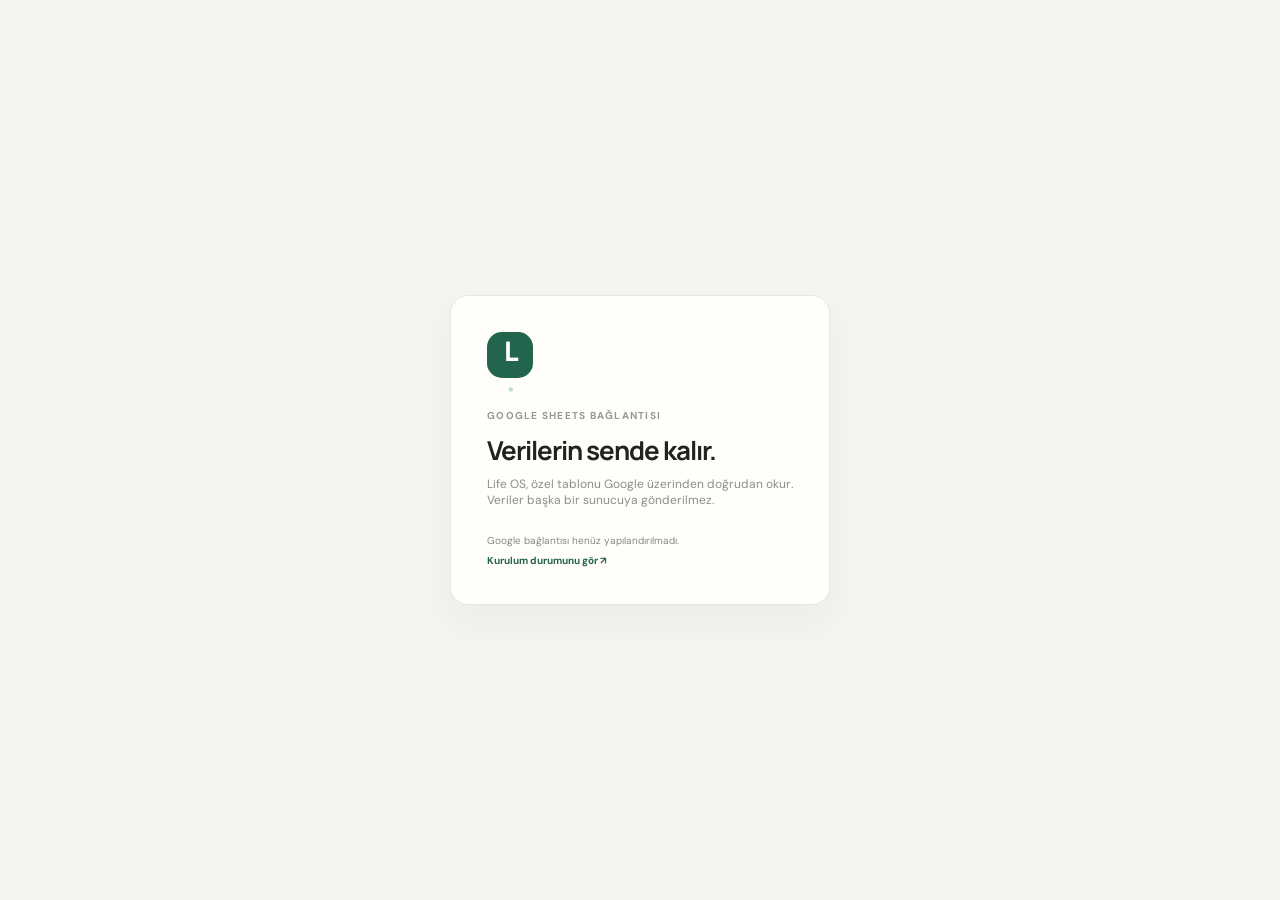
<file: docs/index.html>
<!doctype html>
<html lang="tr">
<head>
  <meta charset="utf-8" />
  <meta name="viewport" content="width=device-width, initial-scale=1" />
  <meta name="theme-color" content="#f5f4ee" />
  <meta name="description" content="Kişisel yaşam kontrol paneli" />
  <title>Life OS — Günün</title>
  <link rel="preconnect" href="https://fonts.googleapis.com" />
  <link rel="preconnect" href="https://fonts.gstatic.com" crossorigin />
  <link href="https://fonts.googleapis.com/css2?family=DM+Sans:wght@400;500;600;700&family=Manrope:wght@400;500;600;700;800&display=swap" rel="stylesheet" />
  <link rel="stylesheet" href="styles.css?v=3" />
</head>
<body>
  <div id="login-screen" class="login-screen hidden">
    <div class="login-card">
      <div class="brand-mark large">L<span>·</span></div>
      <p class="eyebrow">GOOGLE SHEETS BAĞLANTISI</p>
      <h1>Verilerin sende kalır.</h1>
      <p class="muted">Life OS, özel tablonu Google üzerinden doğrudan okur. Veriler başka bir sunucuya gönderilmez.</p>
      <div id="connection-help" class="connection-help hidden">Google bağlantısı henüz yapılandırılmadı. <a href="https://github.com/TerekliTahaBerk/life-os-test#github-pages-and-google-sheets" target="_blank" rel="noreferrer">Kurulum durumunu gör ↗</a></div>
      <div id="login-form">
        <p id="login-error" class="error-text hidden"></p>
        <button class="button primary full" id="google-connect-button" type="button">Google ile bağlan <span>→</span></button>
      </div>
    </div>
  </div>

  <div class="app-shell" id="app-shell">
    <aside class="sidebar" id="sidebar">
      <a class="brand" href="#today" aria-label="Life OS ana sayfa">
        <span class="brand-mark">L<span>·</span></span>
        <span class="brand-name">life<span>os</span></span>
      </a>
      <div class="space-label">KİŞİSEL ALAN</div>
      <nav class="nav-list" aria-label="Ana menü">
        <button class="nav-item active" data-view="today"><span class="nav-icon">⌂</span><span>Bugün</span><span class="nav-chevron">↗</span></button>
        <button class="nav-item" data-view="health"><span class="nav-icon">◉</span><span>Sağlık</span></button>
        <button class="nav-item" data-view="food"><span class="nav-icon">◌</span><span>Beslenme</span></button>
        <button class="nav-item" data-view="spending"><span class="nav-icon">↗</span><span>Harcamalar</span></button>
        <button class="nav-item" data-view="tasks"><span class="nav-icon">☷</span><span>Görevler</span><span class="nav-count" id="task-count">0</span></button>
        <button class="nav-item" data-view="inbox"><span class="nav-icon">✉</span><span>E-posta</span><span class="nav-count" id="inbox-count">0</span></button>
      </nav>
      <div class="sidebar-bottom">
        <div class="sync-card">
          <span class="sync-dot" id="sync-dot"></span>
          <div><strong id="sync-label">Bağlantılar bekleniyor</strong><small id="sync-time">Kurulum tamamlanınca güncellenir</small></div>
        </div>
        <button class="profile-button" id="logout-button">
          <span class="avatar">TB</span><span class="profile-copy"><strong>Taha Berk</strong><small>Kişisel alan</small></span><span class="profile-more">···</span>
        </button>
      </div>
    </aside>

    <main class="main-content">
      <header class="topbar">
        <button class="icon-button menu-button" id="menu-button" aria-label="Menüyü aç">☰</button>
        <div class="breadcrumb"><span>Life OS</span><span class="slash">/</span><strong id="breadcrumb-current">Bugün</strong></div>
        <div class="top-actions"><span class="date-chip" id="date-chip"></span><button class="icon-button" id="refresh-button" title="Yenile" aria-label="Yenile">↻</button></div>
      </header>

      <div class="page-wrap">
        <section class="view active" id="view-today">
          <div class="page-heading"><div><p class="eyebrow" id="greeting">PERŞEMBE, 5 KASIM</p><h1>Günün nasıl<br class="mobile-break" /> gidiyor, Taha?</h1><p class="subtitle">Hayatının farklı parçaları, tek bir sakin yerde.</p></div><button class="button subtle" id="refresh-main"><span>↻</span> Verileri yenile</button></div>
          <div id="setup-banner" class="setup-banner hidden"><div class="setup-icon">✳</div><div><strong>Henüz veri yok</strong><p>ChatGPT’den harcama, öğün ve görevlerini bu dosyaya ekle. Freddy ölçümlerini de Health sekmesine aktar.</p></div><a href="https://github.com/TerekliTahaBerk/life-os-test/blob/main/CHATGPT_WORKFLOW.md" target="_blank" rel="noreferrer">ChatGPT talimatları ↗</a></div>
          <div class="overview-grid">
            <article class="metric-card health-card"><div class="card-top"><span class="card-label">UYKU SKORU</span><span class="card-icon mint">☾</span></div><div class="metric-main"><strong id="sleep-value">—</strong><span id="sleep-unit">/ 100</span></div><div class="metric-foot"><span class="trend-pill neutral" id="sleep-note">Freddy verisi bekleniyor</span><span class="card-period">son gece</span></div><div class="sparkline mint-line"><svg viewBox="0 0 260 50" preserveAspectRatio="none"><path d="M0 39 C18 37 20 21 39 27 S62 43 77 31 S97 17 113 25 S132 35 147 22 S168 26 181 16 S201 23 215 14 S239 17 260 5" /></svg></div></article>
            <article class="metric-card spending-card"><div class="card-top"><span class="card-label">BUGÜN HARCANAN</span><span class="card-icon lilac">₺</span></div><div class="metric-main"><strong id="spend-value">—</strong></div><div class="metric-foot"><span class="trend-pill neutral" id="spend-note">Kayıt bekleniyor</span><span class="card-period">bugün</span></div><div class="category-bars" id="category-bars"></div></article>
            <article class="metric-card movement-card"><div class="card-top"><span class="card-label">HAREKET</span><span class="card-icon peach">↗</span></div><div class="metric-main"><strong id="steps-value">—</strong><span>adım</span></div><div class="progress-track"><span id="steps-progress"></span></div><div class="metric-foot"><span class="muted" id="steps-note">Günlük hedefe göre</span><span class="card-period">bugün</span></div></article>
            <article class="metric-card inbox-metric"><div class="card-top"><span class="card-label">E-POSTA AKSİYONU</span><span class="card-icon mail">✉</span></div><div class="metric-main"><strong id="inbox-action-count">0</strong><span>bekleyen</span></div><div class="metric-foot"><span class="trend-pill neutral" id="inbox-note">Özet bekleniyor</span><button class="text-link" data-goto="inbox">Gelen kutusu →</button></div></article>
          </div>

          <div class="section-heading"><div><p class="eyebrow">GÜNLÜK AKIŞ</p><h2>Bugünün özeti</h2></div><span class="live-indicator"><i></i> Canlı görünüm</span></div>
          <div class="content-grid">
            <article class="surface day-card"><div class="surface-heading"><div><h3>Bugün</h3><p>Ritmini takip et</p></div><span class="small-date" id="today-date"></span></div><div class="day-progress"><div class="day-progress-head"><span>Günlük hareket</span><strong id="day-step-label">— / 8.000</strong></div><div class="progress-track wide"><span id="day-step-progress"></span></div></div><div class="timeline" id="meal-timeline"><div class="empty-inline">Öğün kayıtların burada görünecek.</div></div><div class="surface-link-row"><span>Beslenme günlüğü</span><button class="text-link" data-goto="food">Tümünü gör <b>→</b></button></div></article>
            <article class="surface tasks-card"><div class="surface-heading"><div><h3>Önceliklerin</h3><p id="task-subtitle">Bugün için net bir başlangıç</p></div><button class="round-link" data-goto="tasks" aria-label="Görevleri aç">↗</button></div><div class="task-list" id="today-task-list"><div class="empty-inline">Görevlerin burada görünecek.</div></div><div class="surface-link-row"><span id="open-task-total">Açık görevler</span><button class="text-link" data-goto="tasks">Görev listesi <b>→</b></button></div></article>
          </div>

          <div class="section-heading lower-heading"><div><p class="eyebrow">KISA BAKIŞ</p><h2>Haftanın ritmi</h2></div><span class="muted small-copy">Son 7 gün</span></div>
          <div class="content-grid lower-grid"><article class="surface chart-card"><div class="surface-heading"><div><h3>Harcama akışı</h3><p>Günlük toplamlar</p></div><span class="chart-total" id="week-spend-total">—</span></div><div class="chart-area" id="spending-chart"><div class="chart-y"><span>₺2k</span><span>₺1k</span><span>₺0</span></div><div class="chart-bars" id="spending-bars"></div></div><div class="chart-legend"><span><i class="legend-dot violet"></i>Harcamalar</span><span id="expense-record-count">Kayıt yok</span></div></article><article class="surface insight-card"><div class="insight-orb">✳</div><p class="eyebrow">KÜÇÜK BİR HATIRLATMA</p><h3>Verini kaydet,<br />örüntüler zamanla belirir.</h3><p>Öğün ve harcamalarını ChatGPT sohbetinden ekle. Burada düzenli bir akış halinde göreceksin.</p><div class="source-tags"><span>ChatGPT</span><span>Google Sheets</span><span>Freddy</span></div></article></div>
          <footer class="page-footer"><span>Life OS <b>·</b> Kişisel kontrol merkezi</span><span id="footer-update">Veri bekleniyor</span></footer>
        </section>

        <section class="view" id="view-health"><div class="page-heading"><div><p class="eyebrow">FREDDY · SAĞLIK VE AKTİVİTE</p><h1>Vücudunun<br class="mobile-break" /> ritmi.</h1><p class="subtitle">Saatinden gelen veriler, günlük yaşamınla birlikte.</p></div><span class="source-badge"><i></i> Freddy</span></div><div class="health-summary-grid" id="health-summary-grid"></div><article class="surface table-surface"><div class="surface-heading"><div><h3>Son ölçümler</h3><p>ChatGPT aracılığıyla Health sekmesine aktarılan kayıtlar</p></div><span class="muted small-copy" id="health-window"></span></div><div class="table-wrap"><table><thead><tr><th>ÖLÇÜM</th><th>DEĞER</th><th>KAYNAK</th><th>ZAMAN</th></tr></thead><tbody id="health-table"><tr><td colspan="4" class="empty-table">Freddy verisi bekleniyor.</td></tr></tbody></table></div></article></section>

        <section class="view" id="view-food"><div class="page-heading"><div><p class="eyebrow">BESLENME GÜNLÜĞÜ</p><h1>Masanda<br class="mobile-break" /> neler var?</h1><p class="subtitle">Sohbetten kaydettiğin öğünlerin, gün gün burada.</p></div><span class="source-badge sheet"><i></i> Google Sheets</span></div><div class="food-summary-grid"><article class="surface summary-stat"><span>BUGÜN ÖĞÜN</span><strong id="food-meal-count">0</strong><small>kayıt</small></article><article class="surface summary-stat"><span>TAHMİNİ ENERJİ</span><strong id="food-calories">—</strong><small>kcal · varsa</small></article><article class="surface summary-stat"><span>SON KAYIT</span><strong class="small-stat" id="food-latest">Henüz yok</strong><small>en son öğün</small></article></div><article class="surface table-surface"><div class="surface-heading"><div><h3>Öğün geçmişi</h3><p>Son kayıtlar</p></div><span class="select-like">Son 30 gün⌄</span></div><div class="table-wrap"><table><thead><tr><th>TARİH</th><th>ÖĞÜN</th><th>İÇERİK</th><th>TAHMİNİ BESİN</th></tr></thead><tbody id="food-table"><tr><td colspan="4" class="empty-table">Öğün kayıtların burada görünecek.</td></tr></tbody></table></div></article></section>

        <section class="view" id="view-spending"><div class="page-heading"><div><p class="eyebrow">HARCAMA TAKİBİ</p><h1>Paranın<br class="mobile-break" /> akışı.</h1><p class="subtitle">Günlük harcamalarını ChatGPT’den kaydet, burada takip et.</p></div><span class="source-badge sheet"><i></i> Google Sheets</span></div><div class="spend-summary-grid"><article class="surface summary-stat"><span>BUGÜN</span><strong id="spend-today-total">₺0</strong><small>toplam harcama</small></article><article class="surface summary-stat"><span>BU AY</span><strong id="spend-month-total">₺0</strong><small>toplam harcama</small></article><article class="surface summary-stat"><span>KAYIT</span><strong id="spend-month-count">0</strong><small>bu ay</small></article></div><div class="content-grid spending-detail-grid"><article class="surface table-surface"><div class="surface-heading"><div><h3>Son harcamalar</h3><p>En yeni kayıtlar</p></div><span class="select-like">Tümü⌄</span></div><div class="table-wrap"><table><thead><tr><th>TARİH</th><th>AÇIKLAMA</th><th>KATEGORİ</th><th>TUTAR</th></tr></thead><tbody id="expense-table"><tr><td colspan="4" class="empty-table">Harcama kayıtların burada görünecek.</td></tr></tbody></table></div></article><article class="surface category-card"><div class="surface-heading"><div><h3>Kategoriler</h3><p>Bu ayın dağılımı</p></div></div><div id="category-breakdown" class="category-breakdown"><div class="empty-inline">Kategori dağılımı için kayıt gerekli.</div></div></article></div></section>

        <section class="view" id="view-tasks"><div class="page-heading"><div><p class="eyebrow">GÜNLÜK PLAN</p><h1>Bir sonraki<br class="mobile-break" /> doğru adım.</h1><p class="subtitle">Görevlerini ChatGPT sohbetinde yönet; güncel liste burada görünür.</p></div><span class="source-badge sheet"><i></i> Google Sheets</span></div><div class="task-summary-grid"><article class="surface summary-stat"><span>AÇIK GÖREV</span><strong id="task-open-count">0</strong><small>tamamlanmayı bekliyor</small></article><article class="surface summary-stat"><span>BUGÜN</span><strong id="task-due-count">0</strong><small>bugün için</small></article><article class="surface summary-stat"><span>TAMAMLANAN</span><strong id="task-done-count">0</strong><small>toplam</small></article></div><article class="surface task-board"><div class="surface-heading"><div><h3>Yapılacaklar</h3><p>Yeni görev eklemek veya durumunu değiştirmek için ChatGPT’ye yaz.</p></div><div class="filter-tabs"><button class="filter-tab active" data-filter="open">Açık</button><button class="filter-tab" data-filter="all">Tümü</button></div></div><div class="full-task-list" id="full-task-list"><div class="empty-inline">Görev listen burada görünecek.</div></div></article></section>

        <section class="view" id="view-inbox"><div class="page-heading"><div><p class="eyebrow">GÜNLÜK E-POSTA ÖZETİ</p><h1>Gelen kutun,<br class="mobile-break" /> sadeleşmiş halde.</h1><p class="subtitle">ChatGPT e-postalarını inceler; önemli özetler ve aksiyonlar burada görünür.</p></div><span class="source-badge sheet"><i></i> Google Sheets</span></div><div class="inbox-summary-grid"><article class="surface summary-stat"><span>SON 24 SAAT</span><strong id="inbox-recent-count">0</strong><small>özetlenen e-posta</small></article><article class="surface summary-stat"><span>AKSİYON GEREKLİ</span><strong id="inbox-action-total">0</strong><small>takip bekliyor</small></article><article class="surface summary-stat"><span>YÜKSEK ÖNCELİK</span><strong id="inbox-high-count">0</strong><small>önemli e-posta</small></article></div><article class="surface table-surface inbox-table-surface"><div class="surface-heading"><div><h3>Son e-posta özetleri</h3><p>Mesaj gövdesi panele kopyalanmaz; kısa özet ve gereken aksiyon gösterilir.</p></div><span class="muted small-copy" id="inbox-updated"></span></div><div class="table-wrap"><table><thead><tr><th>ZAMAN</th><th>GÖNDEREN / KONU</th><th>ÖZET</th><th>AKSİYON</th><th>ÖNCELİK</th></tr></thead><tbody id="inbox-table"><tr><td colspan="5" class="empty-table">Henüz e-posta özeti yok. ChatGPT’den gelen kutunu incelemesini iste.</td></tr></tbody></table></div></article></section>
      </div>
    </main>
  </div>
  <div class="toast" id="toast" role="status"></div>
  <script src="https://accounts.google.com/gsi/client" async defer></script>
  <script src="config.js?v=3"></script>
  <script src="app.js?v=3" defer></script>
</body>
</html>
</file>
<file: docs/styles.css>
:root{--paper:#f5f4ee;--white:#fffefa;--ink:#20241f;--muted:#858981;--line:#e8e7df;--green:#22644d;--green-dark:#194d3b;--mint:#dff0e8;--lav:#ece8f7;--peach:#fae9de;--violet:#8070bd;--shadow:0 16px 40px rgba(37,43,36,.045);--sans:'DM Sans',sans-serif;--display:'Manrope','DM Sans',sans-serif}*{box-sizing:border-box}body{margin:0;background:var(--paper);color:var(--ink);font-family:var(--sans);font-size:14px;-webkit-font-smoothing:antialiased}button,input{font:inherit}button{cursor:pointer}a{color:inherit;text-decoration:none}.hidden{display:none!important}.app-shell{min-height:100vh}.sidebar{position:fixed;inset:0 auto 0 0;width:248px;padding:29px 18px 20px;background:#f9f8f3;border-right:1px solid var(--line);display:flex;flex-direction:column;z-index:10}.brand{display:flex;align-items:center;gap:11px;padding:0 11px;margin-bottom:57px}.brand-mark{display:grid;place-items:center;width:32px;height:32px;border-radius:11px;background:var(--green);color:#fff;font:800 20px var(--display);letter-spacing:-2px}.brand-mark span{color:#b5e1c6}.brand-mark.large{width:46px;height:46px;border-radius:15px;font-size:27px;margin-bottom:31px}.brand-name{font:800 19px var(--display);letter-spacing:-1.3px}.brand-name span{color:var(--green)}.space-label,.eyebrow{font-size:10px;letter-spacing:1.25px;font-weight:700;color:#95988f}.space-label{padding:0 12px;margin-bottom:13px}.nav-list{display:grid;gap:5px}.nav-item{width:100%;border:0;background:transparent;color:#757970;text-align:left;border-radius:10px;padding:12px 12px;display:flex;align-items:center;gap:12px;font-size:13px;font-weight:600;transition:.18s}.nav-item:hover{background:#f0f0e9;color:var(--ink)}.nav-item.active{background:#e9eee8;color:var(--green-dark)}.nav-icon{width:17px;font-size:17px;text-align:center;line-height:1}.nav-chevron{margin-left:auto;font-size:13px}.nav-count{margin-left:auto;border-radius:20px;background:#e7e6de;padding:3px 7px;color:#666b60;font-size:10px}.sidebar-bottom{margin-top:auto}.sync-card{border:1px solid var(--line);border-radius:12px;padding:12px;display:flex;align-items:flex-start;gap:9px;background:#fbfaf6;margin-bottom:13px}.sync-dot,.source-badge i,.live-indicator i{width:7px;height:7px;background:#d7a853;border-radius:50%;display:inline-block;flex:none;margin-top:4px}.sync-card strong{font-size:11px;display:block;font-weight:700}.sync-card small{display:block;color:var(--muted);font-size:10px;margin-top:4px;line-height:1.35}.profile-button{width:100%;border:0;background:transparent;padding:9px 7px;display:flex;align-items:center;gap:10px;text-align:left;border-radius:10px}.profile-button:hover{background:#f0f0e9}.avatar{width:32px;height:32px;border-radius:50%;display:grid;place-items:center;background:#e2d9ca;color:#594b3d;font-size:10px;font-weight:700}.profile-copy{display:grid;gap:3px}.profile-copy strong{font-size:11px}.profile-copy small{font-size:10px;color:var(--muted)}.profile-more{margin-left:auto;color:#8b8d84;font-size:19px}.main-content{margin-left:248px;min-height:100vh}.topbar{height:72px;padding:0 54px;border-bottom:1px solid rgba(220,220,211,.75);display:flex;align-items:center;justify-content:space-between;background:rgba(245,244,238,.86);position:sticky;top:0;z-index:5;backdrop-filter:blur(16px)}.breadcrumb{font-size:12px;color:#92958e;display:flex;gap:10px;align-items:center}.breadcrumb .slash{color:#c7c8c0}.breadcrumb strong{color:#41453d;font-weight:600}.top-actions{display:flex;gap:12px;align-items:center}.date-chip{font-size:11px;color:#777b73}.icon-button{border:1px solid var(--line);background:#fbfaf6;color:#60645c;width:32px;height:32px;border-radius:9px;font-size:16px}.icon-button:hover{background:#eeeee7}.menu-button{display:none}.page-wrap{max-width:1280px;padding:45px 54px 32px;margin:auto}.view{display:none;animation:fade .28s ease}.view.active{display:block}@keyframes fade{from{opacity:.5;transform:translateY(4px)}to{opacity:1;transform:translateY(0)}}.page-heading{display:flex;justify-content:space-between;align-items:flex-end;margin-bottom:27px}.page-heading .eyebrow{margin:0 0 12px}.page-heading h1{font:700 clamp(32px,3.1vw,44px)/1.12 var(--display);letter-spacing:-2px;margin:0;color:#20251f}.subtitle{color:#83877e;font-size:13px;margin:10px 0 0}.mobile-break{display:none}.button{border:1px solid var(--line);padding:10px 14px;border-radius:9px;font-weight:600;font-size:11px;display:inline-flex;gap:8px;align-items:center;background:#fbfaf6;color:#55594f}.button:hover{transform:translateY(-1px)}.button.subtle span{font-size:15px}.setup-banner{background:#edf2e9;border:1px solid #dce7d9;padding:14px 16px;border-radius:12px;display:flex;align-items:center;gap:13px;margin-bottom:20px}.setup-icon{width:30px;height:30px;display:grid;place-items:center;color:var(--green);background:#dcebdd;border-radius:9px;font-size:16px}.setup-banner strong{font-size:12px}.setup-banner p{font-size:11px;color:#6f786c;margin:4px 0 0}.setup-banner a{margin-left:auto;font-size:10px;font-weight:700;color:var(--green-dark);white-space:nowrap}.overview-grid{display:grid;grid-template-columns:repeat(3,minmax(0,1fr));gap:15px}.metric-card{position:relative;overflow:hidden;border:1px solid var(--line);border-radius:14px;background:var(--white);padding:18px 19px 15px;min-height:176px;box-shadow:var(--shadow)}.card-top{display:flex;align-items:center;justify-content:space-between}.card-label{font-size:9px;letter-spacing:1px;color:#8a8e84;font-weight:700}.card-icon{width:27px;height:27px;display:grid;place-items:center;border-radius:8px;font-size:14px}.mint{background:var(--mint);color:#427a62}.lilac{background:var(--lav);color:#7767a8}.peach{background:var(--peach);color:#a36d4e}.metric-main{display:flex;align-items:baseline;gap:6px;margin-top:16px}.metric-main strong{font:700 31px var(--display);letter-spacing:-1.5px}.metric-main>span{font-size:11px;color:#8a8e84}.metric-foot{display:flex;align-items:center;justify-content:space-between;margin-top:8px}.trend-pill{font-size:9px;padding:5px 8px;border-radius:20px;background:#eff2eb;color:#697468}.trend-pill.neutral{background:#f2f1eb;color:#8a8b82}.card-period{font-size:9px;color:#a3a59d}.sparkline{position:absolute;bottom:10px;right:17px;width:43%;height:37px;opacity:.6}.sparkline svg{width:100%;height:100%;overflow:visible}.sparkline path{fill:none;stroke:#77a78d;stroke-width:2}.category-bars{position:absolute;right:21px;bottom:13px;display:flex;align-items:flex-end;gap:4px;height:36px}.category-bars i{display:block;width:5px;border-radius:6px;background:#c3b8df}.category-bars i:nth-child(2n){background:#e0dbea}.movement-card .progress-track{margin-top:19px}.progress-track{height:5px;border-radius:6px;background:#eeeee7;overflow:hidden}.progress-track span{display:block;width:0;height:100%;border-radius:6px;background:#72a689;transition:width .5s}.movement-card .metric-foot{margin-top:11px}.section-heading{display:flex;justify-content:space-between;align-items:flex-end;margin:36px 0 15px}.section-heading .eyebrow{margin:0 0 7px}.section-heading h2{font:700 20px var(--display);letter-spacing:-.6px;margin:0}.live-indicator{font-size:10px;color:#888c83;display:flex;align-items:center;gap:6px}.live-indicator i{background:#77a984;width:6px;height:6px;margin:0}.content-grid{display:grid;grid-template-columns:1fr 1fr;gap:15px}.surface{background:var(--white);border:1px solid var(--line);border-radius:14px;box-shadow:var(--shadow)}.day-card,.tasks-card{padding:19px 20px 0}.surface-heading{display:flex;justify-content:space-between;align-items:center}.surface-heading h3{margin:0;font:700 13px var(--display);letter-spacing:-.2px}.surface-heading p{margin:5px 0 0;color:#92958d;font-size:10px}.small-date{font-size:10px;color:#969990}.day-progress{margin:22px 0 18px}.day-progress-head{display:flex;justify-content:space-between;margin-bottom:9px;font-size:10px;color:#7b8077}.day-progress-head strong{font-size:10px;color:#4c5349}.progress-track.wide{height:6px}.timeline{min-height:110px;display:grid;align-content:start}.timeline-item{display:flex;align-items:flex-start;gap:11px;padding:8px 0}.timeline-point{margin-top:3px;width:8px;height:8px;border-radius:50%;border:2px solid #7da68b;background:white;flex:none}.timeline-copy{display:flex;justify-content:space-between;gap:12px;flex:1}.timeline-copy strong{font-size:10px;font-weight:600}.timeline-copy small{display:block;margin-top:3px;color:#9a9d95;font-size:9px}.timeline-copy time{font-size:9px;color:#9da097;white-space:nowrap}.empty-inline{font-size:10px;color:#a0a299;padding:17px 0}.surface-link-row{height:43px;display:flex;align-items:center;justify-content:space-between;border-top:1px solid #efeee8;color:#858980;font-size:9px}.text-link{border:0;background:none;color:#617e6c;font-size:9px;font-weight:700}.text-link b{font-size:14px;margin-left:5px}.round-link{width:28px;height:28px;border-radius:50%;border:1px solid var(--line);background:transparent;color:#73786f}.task-list{min-height:154px;padding-top:12px}.task-row{display:flex;align-items:flex-start;gap:10px;padding:10px 0;border-bottom:1px solid #f0efe9}.task-row:last-child{border:0}.task-check{width:15px;height:15px;border:1.4px solid #d1d3c9;border-radius:5px;flex:none;display:grid;place-items:center;color:white;background:white;padding:0;margin-top:1px;font-size:10px}.task-check.done{background:#6b9b7c;border-color:#6b9b7c}.task-copy{flex:1;min-width:0}.task-copy strong{font-size:10px;font-weight:600;display:block;line-height:1.4}.task-copy small{display:block;font-size:9px;color:#979a92;margin-top:4px}.priority-dot{width:6px;height:6px;border-radius:50%;display:inline-block;margin-right:5px;background:#d8ab61}.priority-dot.high{background:#c77d6e}.priority-dot.low{background:#86a994}.lower-heading{margin-top:34px}.small-copy{font-size:10px}.chart-card{padding:19px 20px 13px}.chart-total{font:700 17px var(--display);letter-spacing:-.5px}.chart-area{height:150px;display:flex;padding-top:17px}.chart-y{width:38px;display:flex;flex-direction:column;justify-content:space-between;color:#a2a49c;font-size:8px;padding-bottom:16px}.chart-bars{flex:1;display:grid;grid-template-columns:repeat(7,1fr);align-items:end;gap:14px;border-bottom:1px solid #e8e8e0;background:repeating-linear-gradient(to bottom,transparent 0,transparent 45px,#efeee8 46px,#efeee8 47px);padding:0 5px}.chart-bar-group{height:100%;display:flex;flex-direction:column;justify-content:flex-end;align-items:center;gap:7px}.chart-bar{width:min(20px,80%);min-height:3px;border-radius:5px 5px 1px 1px;background:#c7bde1;transition:height .5s}.chart-bar.today{background:#796bb0}.chart-bar-group small{font-size:8px;color:#9da097}.chart-legend{display:flex;align-items:center;justify-content:space-between;padding-top:13px;color:#989b93;font-size:9px}.chart-legend>span:first-child{display:flex;align-items:center;gap:6px}.legend-dot{width:7px;height:7px;border-radius:50%}.violet{background:#a99ccf}.insight-card{padding:21px 23px;position:relative;overflow:hidden;background:#edf1e9;border-color:#e2e8de}.insight-orb{position:absolute;right:22px;top:17px;width:58px;height:58px;border-radius:50%;background:#dde7d9;color:#698a70;display:grid;place-items:center;font-size:22px}.insight-card .eyebrow{margin:0 0 15px}.insight-card h3{font:700 19px/1.35 var(--display);letter-spacing:-.7px;margin:0}.insight-card>p:not(.eyebrow){font-size:10px;line-height:1.6;color:#737a70;max-width:280px;margin:11px 0 16px}.source-tags{display:flex;gap:6px;flex-wrap:wrap}.source-tags span{font-size:8px;color:#637363;border:1px solid #d2dfd0;border-radius:20px;padding:5px 8px}.page-footer{border-top:1px solid var(--line);margin-top:33px;padding:16px 0;display:flex;justify-content:space-between;color:#9a9d95;font-size:9px}.page-footer b{padding:0 5px;color:#c2c4bc}.source-badge{display:flex;align-items:center;gap:7px;border:1px solid var(--line);border-radius:20px;padding:8px 11px;color:#777b72;font-size:10px;background:#fbfaf6}.source-badge i{margin:0;background:#83ae91}.source-badge.sheet i{background:#80aa85}.health-summary-grid,.food-summary-grid,.spend-summary-grid,.task-summary-grid{display:grid;grid-template-columns:repeat(3,1fr);gap:13px;margin:22px 0 16px}.health-stat{padding:19px}.health-stat span,.summary-stat>span{font-size:9px;letter-spacing:.9px;color:#969990;font-weight:700}.health-stat strong{display:block;font:700 25px var(--display);letter-spacing:-1px;margin:13px 0 4px}.health-stat small,.summary-stat small{color:#9a9d94;font-size:9px}.table-surface{padding:19px 20px;margin-top:15px}.table-wrap{overflow:auto;margin-top:18px}table{width:100%;border-collapse:collapse;white-space:nowrap}th{text-align:left;color:#a0a299;font-size:8px;letter-spacing:.9px;font-weight:700;padding:0 12px 11px;border-bottom:1px solid #efeee8}td{padding:13px 12px;border-bottom:1px solid #f0efe9;color:#545950;font-size:10px}tr:last-child td{border-bottom:0}.empty-table{text-align:center;color:#a0a299;padding:34px 10px}.summary-stat{padding:18px 19px}.summary-stat strong{display:block;font:700 25px var(--display);letter-spacing:-1px;margin:12px 0 4px}.summary-stat .small-stat{font-size:14px;letter-spacing:-.3px;margin-top:15px}.select-like{border:1px solid var(--line);border-radius:7px;padding:7px 9px;font-size:9px;color:#777b72}.spending-detail-grid{align-items:start}.category-card{padding:19px 20px}.category-breakdown{padding-top:17px}.category-line{margin:12px 0}.category-head{display:flex;justify-content:space-between;font-size:10px;margin-bottom:7px}.category-head span:last-child{color:#82867d}.category-track{height:5px;background:#f0efe9;border-radius:5px;overflow:hidden}.category-track i{display:block;background:#9d91c8;height:100%;border-radius:5px}.table-surface .surface-heading{margin-bottom:2px}.task-board{padding:19px 20px;margin-top:15px}.filter-tabs{display:flex;padding:3px;border:1px solid var(--line);border-radius:8px;background:#f7f6f1}.filter-tab{border:0;background:transparent;color:#92958d;font-size:9px;padding:6px 10px;border-radius:6px}.filter-tab.active{background:#fffefa;color:#3d453b;box-shadow:0 1px 4px #00000012}.full-task-list{padding-top:9px}.full-task-list .task-row{padding:13px 4px}.full-task-list .task-copy strong{font-size:11px}.full-task-list .task-copy small{font-size:9px}.task-status{font-size:8px;color:#8d9188;border:1px solid var(--line);padding:5px 7px;border-radius:20px}.login-screen{position:fixed;inset:0;z-index:50;background:var(--paper);display:grid;place-items:center;padding:20px}.login-card{width:min(100%,380px);background:var(--white);border:1px solid var(--line);border-radius:18px;padding:36px;box-shadow:var(--shadow)}.login-card .eyebrow{margin:0 0 10px}.login-card h1{font:700 26px var(--display);letter-spacing:-1px;margin:0}.login-card .muted{color:#8b8f86;font-size:12px;margin:8px 0 25px}.login-card label{display:block;font-size:10px;font-weight:700;margin-bottom:7px}.login-card input{width:100%;padding:12px;border:1px solid var(--line);border-radius:8px;background:#fcfbf7;outline:none}.login-card input:focus{border-color:#86a991;box-shadow:0 0 0 3px #81a99122}.button.primary{background:var(--green);border-color:var(--green);color:white}.button.primary:hover{background:var(--green-dark)}.button.full{width:100%;justify-content:center;margin-top:15px;padding:12px}.button.full span{font-size:15px}.error-text{font-size:10px;color:#a54036;margin:8px 0 0}.toast{position:fixed;bottom:24px;left:50%;transform:translate(-50%,15px);opacity:0;pointer-events:none;background:#26372e;color:white;padding:11px 15px;border-radius:9px;font-size:11px;z-index:60;box-shadow:0 8px 20px #0002;transition:.25s}.toast.show{opacity:1;transform:translate(-50%,0)}
@media(max-width:1150px){.topbar{padding:0 34px}.page-wrap{padding:38px 34px 28px}.sidebar{width:220px}.main-content{margin-left:220px}.overview-grid{gap:11px}.metric-card{padding:16px;min-height:168px}.metric-main strong{font-size:28px}}
@media(max-width:850px){.sidebar{width:240px;transform:translateX(-101%);transition:transform .25s;box-shadow:10px 0 35px #0001}.sidebar.open{transform:translateX(0)}.main-content{margin-left:0}.menu-button{display:block}.topbar{height:62px;padding:0 22px}.breadcrumb{margin-right:auto;margin-left:13px}.page-wrap{padding:33px 22px 24px}.overview-grid{grid-template-columns:repeat(2,minmax(0,1fr))}.movement-card{grid-column:span 2}.content-grid{gap:12px}.page-heading h1{font-size:38px}}
@media(max-width:600px){.topbar{padding:0 15px}.date-chip{display:none}.page-wrap{padding:28px 15px 20px}.page-heading{align-items:flex-start;gap:12px}.page-heading h1{font-size:34px;letter-spacing:-1.5px}.mobile-break{display:block}.page-heading .subtitle{max-width:280px;line-height:1.5;font-size:11px}.page-heading>.button{font-size:0;padding:9px}.page-heading>.button span{font-size:15px}.overview-grid{grid-template-columns:1fr 1fr;gap:9px}.metric-card{min-height:153px;padding:14px 13px}.card-label{font-size:8px}.metric-main{margin-top:16px}.metric-main strong{font-size:25px}.metric-main>span{font-size:9px}.metric-foot{align-items:flex-start;gap:4px;flex-direction:column}.card-period{display:none}.movement-card{grid-column:span 2;min-height:136px}.movement-card .metric-main{margin-top:9px}.movement-card .progress-track{margin-top:13px}.section-heading{margin:29px 0 12px}.section-heading h2{font-size:18px}.live-indicator{font-size:9px}.content-grid{grid-template-columns:1fr}.day-card,.tasks-card{padding:17px 16px 0}.lower-heading{margin-top:27px}.chart-card,.insight-card{padding:17px}.chart-bars{gap:8px}.insight-orb{width:45px;height:45px}.page-footer{font-size:8px}.setup-banner{align-items:flex-start;padding:12px;gap:9px}.setup-banner p{line-height:1.4}.setup-banner a{font-size:9px}.health-summary-grid,.food-summary-grid,.spend-summary-grid,.task-summary-grid{gap:8px}.summary-stat{padding:14px 12px}.summary-stat strong{font-size:20px}.summary-stat>span{font-size:8px}.summary-stat small{font-size:8px}.table-surface,.task-board{padding:16px 12px}.table-surface td{padding:11px 8px;font-size:9px}.table-surface th{padding-left:8px;padding-right:8px;font-size:7px}.source-badge{font-size:9px;padding:7px 9px}.health-stat{padding:14px}.health-stat strong{font-size:21px}.health-stat span{font-size:8px}.health-stat small{font-size:8px}.spending-detail-grid{gap:11px}.login-card{padding:27px}.page-heading>.source-badge{white-space:nowrap}.date-chip{display:none}}
.connection-help{font-size:10px;line-height:1.55;color:#858980;margin:9px 0 0}.connection-help code{font-size:9px;color:#596659;overflow-wrap:anywhere}.connection-help a{display:inline-block;color:var(--green);font-weight:700;margin-top:4px}


/* Inbox extension: stays inside the existing Life OS visual system. */
.overview-grid{grid-template-columns:repeat(4,minmax(0,1fr))}
.inbox-metric .mail{background:#e7edf3;color:#57748b}
.inbox-metric .metric-foot{align-items:center;gap:8px}
.inbox-summary-grid{display:grid;grid-template-columns:repeat(3,minmax(0,1fr));gap:13px;margin:22px 0 16px}
.inbox-table-surface .table-wrap{margin-top:18px}
.inbox-subject{display:block;max-width:230px;overflow:hidden;text-overflow:ellipsis;color:#92958d;font-size:9px;margin-top:4px}
.inbox-summary-cell{min-width:240px;max-width:430px;white-space:normal;line-height:1.5}
.priority-label{display:inline-block;border:1px solid var(--line);border-radius:20px;padding:5px 8px;color:#73786f;font-size:8px;text-transform:capitalize}
.priority-label.high{background:#f8e9e5;border-color:#f0d8d1;color:#a24e43}
@media(max-width:1150px){.overview-grid{grid-template-columns:repeat(2,minmax(0,1fr))}}
@media(max-width:850px){.movement-card{grid-column:auto}}
@media(max-width:600px){.inbox-metric,.movement-card{grid-column:span 2}.inbox-summary-grid{gap:8px}.inbox-summary-grid .summary-stat{padding:14px 12px}.inbox-summary-grid .summary-stat strong{font-size:20px}}
</file>
